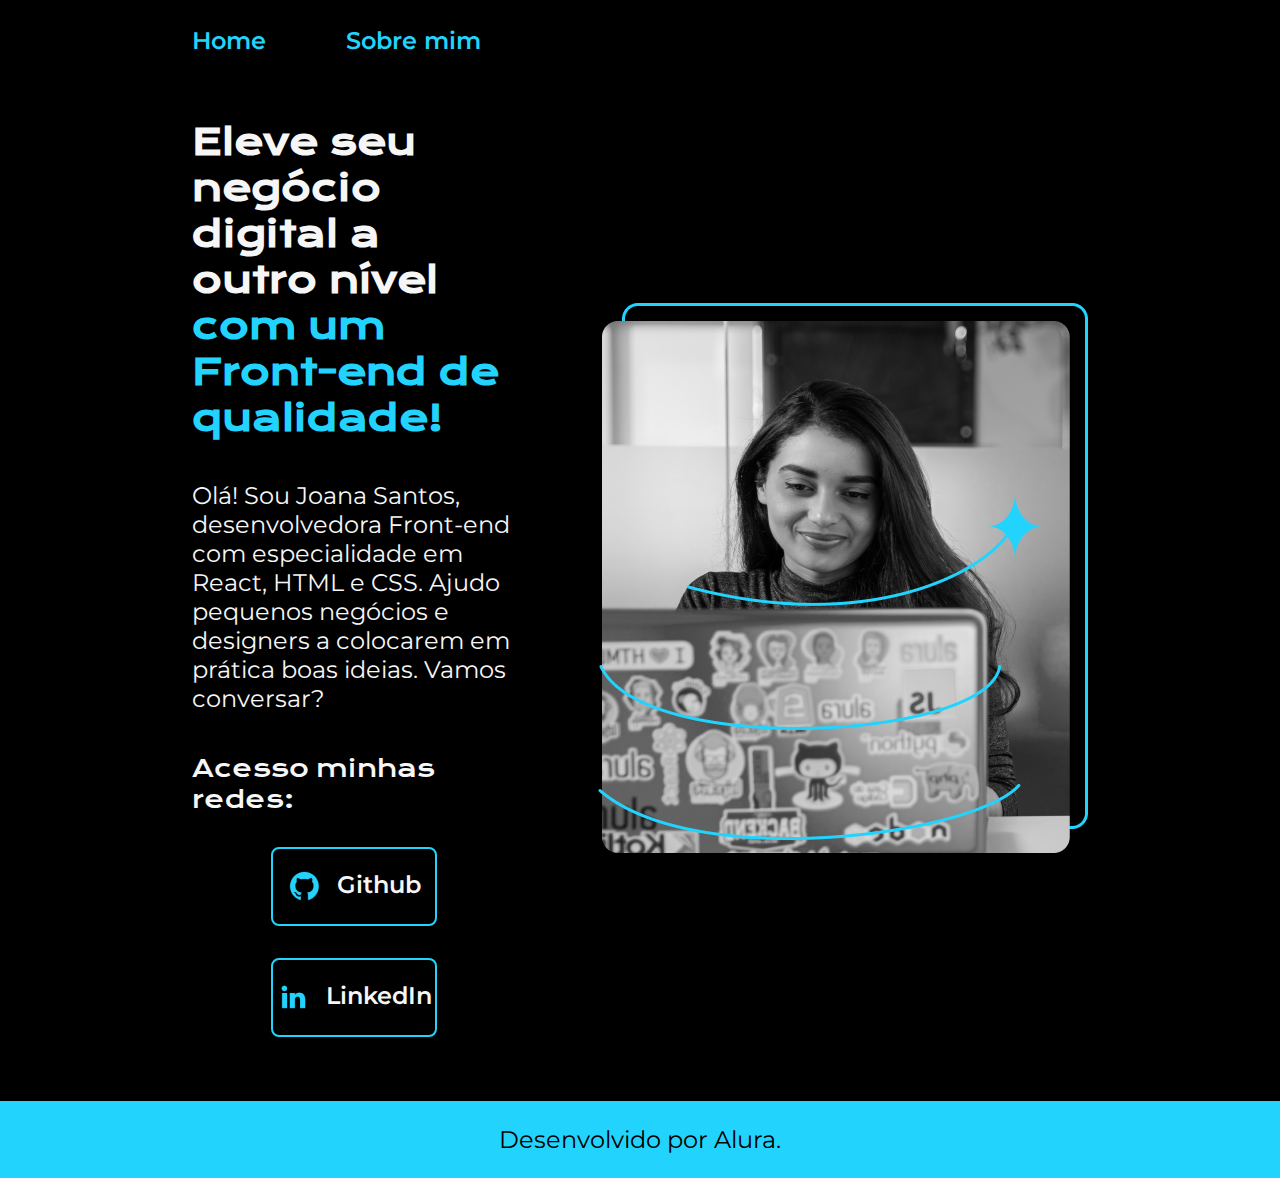
<file: index.html>
<!DOCTYPE html>
<html lang="pt-br">
<head>
    <meta charset="UTF-8">
    <meta http-equiv="X-UA-Compatible" content="IE=edge">
    <meta name="viewport" content="width=device-width, initial-scale=1.0">
    <link rel="stylesheet" href="./styles/style.css">
    <title>Portifolio</title>
</head>
<body>
    <header class="cabecalho">
        <nav class="cabecalho__menu">
            <a class="cabecalho__menu__link" href="index.html">Home</a>
            <a class="cabecalho__menu__link" href="about.html">Sobre mim</a>
        </nav>
    </header>
    <main class="apresentacao">
        <section class="apresentacao__conteudo">
            <h1 class="apresentacao__conteudo__titulo"> Eleve seu negócio digital a outro nível <strong class="titulo-destaque">com um Front-end de qualidade!</strong></h1>
            <p class="apresentacao__conteudo__texto">Olá! Sou Joana Santos, desenvolvedora Front-end com especialidade em React, HTML e CSS. Ajudo pequenos negócios e designers a colocarem em prática boas ideias. Vamos conversar?</p>
            <div class="apresentacao__links">
                <h2 class="apresentacao__conteudo__subtitulo">Acesso minhas redes:</h2>
                <a href = "https://github.com/jvlourencob" class="apresentacao__links__link">
                    <img src="./assets/github.png" alt="logo GitHub">Github</a>
                <a href = "https://www.linkedin.com/in/jo%C3%A3o-victor-louren%C3%A7o-380b77260/" class="apresentacao__links__link"">
                    <img src="./assets/linkedin.png" alt="logo LinkedIn">LinkedIn </a>
                
            </div>
        </section>
        <img clas = "apresentacao__imagem"src="Imagem1.png" alt="imagem da Joana">
    </main>
    <footer class="rodape">
        <p>Desenvolvido por Alura.</p>
    </footer>
</body>
</html>
</file>
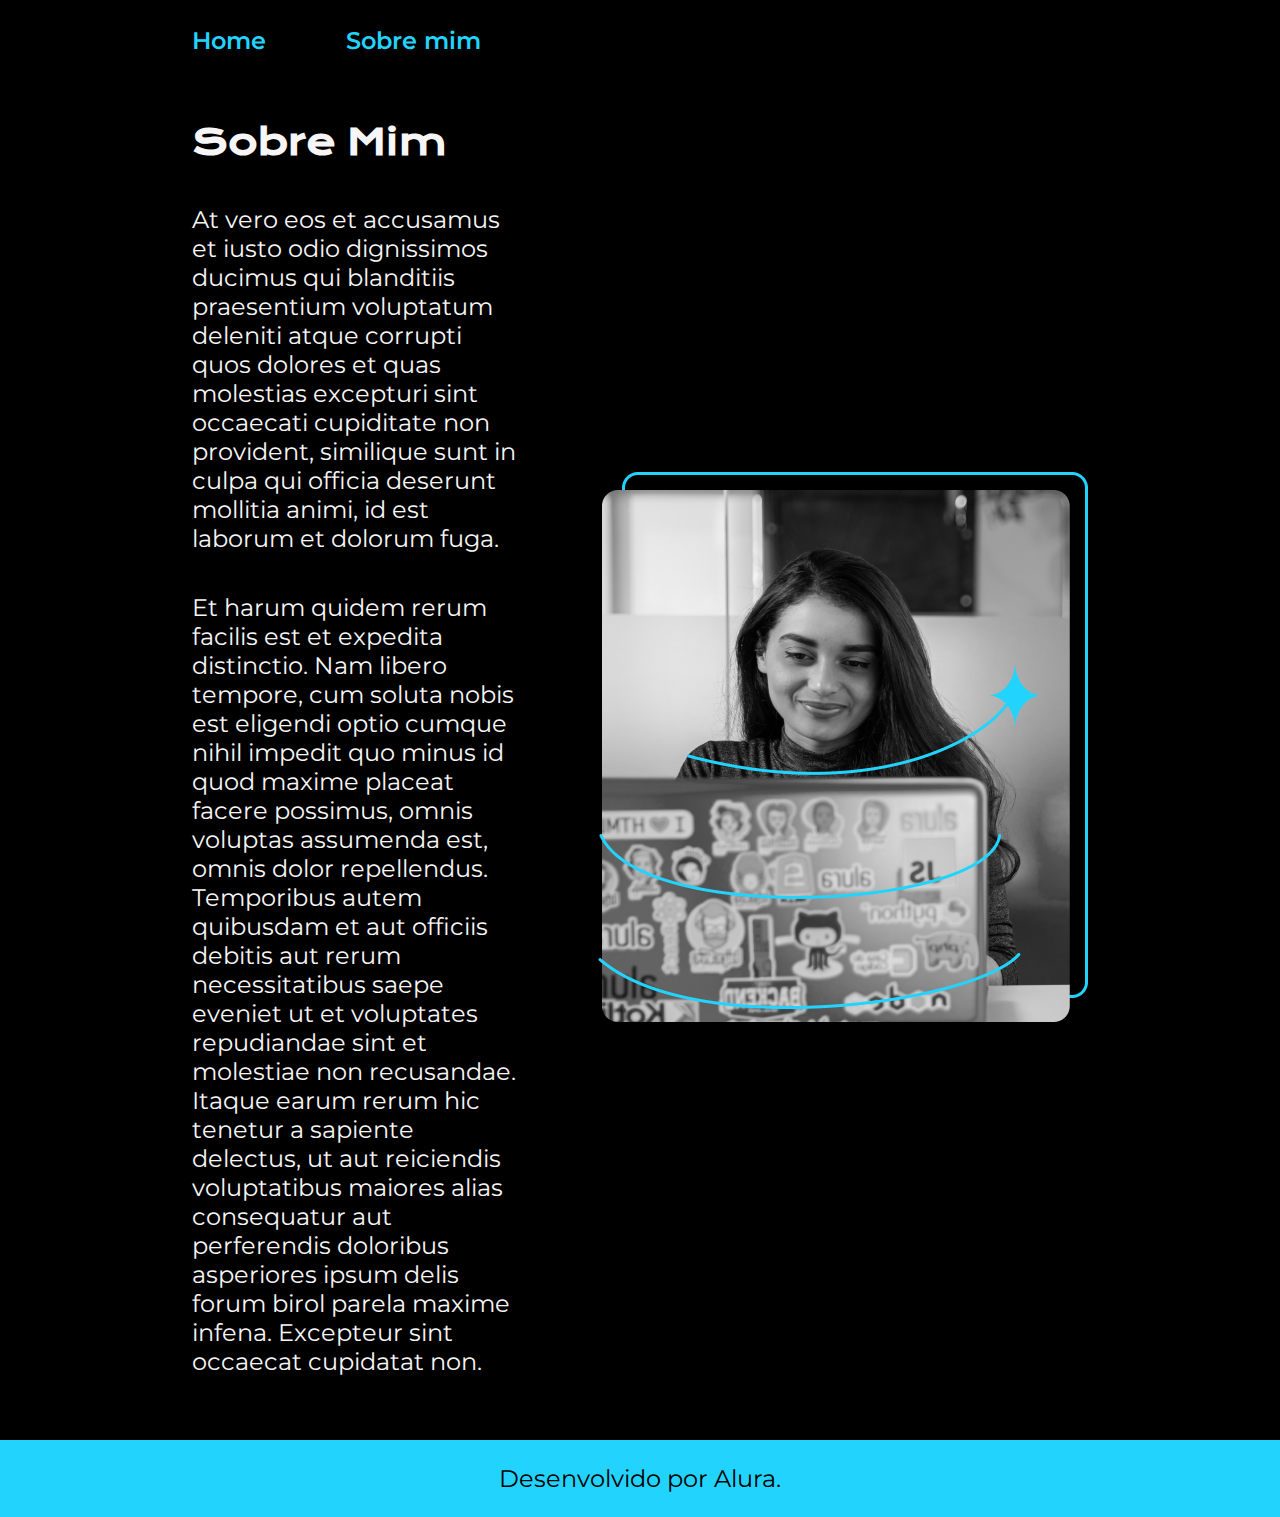
<file: about.html>
<!DOCTYPE html>
<html lang="pt-br">
<head>
    <meta charset="UTF-8">
    <meta http-equiv="X-UA-Compatible" content="IE=edge">
    <meta name="viewport" content="width=device-width, initial-scale=1.0">
    <link rel="stylesheet" href="./styles/style.css">
    <title>Sobre Mim</title>
</head>
<body>
    <header class="cabecalho">
        <nav class="cabecalho__menu">
            <a class="cabecalho__menu__link" href="index.html">Home</a>
            <a class="cabecalho__menu__link" href="about.html">Sobre mim</a>
        </nav>
    </header>
    <main class="apresentacao">
        <section class="apresentacao__conteudo">
            <h1 class="apresentacao__conteudo__titulo">Sobre Mim</h1>
            <p class="apresentacao__conteudo__texto">At vero eos et accusamus et iusto odio dignissimos ducimus qui blanditiis 
                praesentium voluptatum deleniti atque corrupti quos dolores et quas molestias 
                excepturi sint occaecati cupiditate non provident, similique sunt in culpa qui officia 
                deserunt mollitia animi, id est laborum et dolorum fuga.</p>
            
            <p class="apresentacao__conteudo__texto"> Et harum quidem rerum facilis est et expedita distinctio. Nam libero tempore, cum soluta
                 nobis est eligendi optio cumque nihil impedit quo minus id quod maxime placeat facere 
                 possimus, omnis voluptas assumenda est, omnis dolor repellendus. Temporibus autem quibusdam
                    et aut officiis debitis aut rerum necessitatibus saepe eveniet ut et voluptates repudiandae
                   sint et molestiae non recusandae. Itaque earum rerum hic tenetur a sapiente delectus, ut 
                   aut reiciendis voluptatibus maiores alias consequatur aut perferendis doloribus asperiores
                    ipsum delis forum birol parela maxime infena. Excepteur sint occaecat cupidatat non.</p>
        </section>
        <img src="Imagem1.png" alt="imagem da Joana">
    </main>
    <footer class="rodape">
        <p>Desenvolvido por Alura.</p>
    </footer>

</body>
</html>
</file>
<file: styles/style.css>
@import url('https://fonts.googleapis.com/css2?family=Krona+One&family=Montserrat:wght@100;400;600&display=swap');

:root {
    --cor-primaria: #000000;
    --cor-secundaria: #f6f6f6;
    --cor-tercearia: #22d4fd;
    --cor-hover: #272727;

    --fonte-primaria: 'Krona One', sans-serif;
    --fonte-secundaria: 'Montserrat', sans-serif;
}

*{
    margin: 0;
    padding: 0;
}

body {
    /* height: 100vh; */
    background-color: var(--cor-primaria);
    color: var(--cor-secundaria);
    box-sizing: border-box;
}

.cabecalho {
    padding: 2% 0 0 15%;
}

.cabecalho__menu {
    display: flex;
    gap: 80px;
}

.cabecalho__menu__link {
    font-family: var(--fonte-secundaria);
    font-weight: 600;
    font-size: 1.5rem;
    color: var(--cor-tercearia);
    text-decoration: none;
}


.apresentacao {
    margin: 5% 15%;
    display: flex;
    align-items: center;
    justify-content: space-between;
    gap: 82px;
}

.apresentacao__conteudo{
    width: 50%;
    display: flex;
    flex-direction: column;
    gap: 40px;
}

.apresentacao__conteudo__titulo{
    font-size: 2.25rem ;
    font-family: var(--fonte-primaria) ;
}

.titulo-destaque {
    color: var(--cor-tercearia);
}


.apresentacao__conteudo__texto{
    font-size: 1.5rem;
    font-family: var(--fonte-secundaria);
}

.apresentacao__links{
    display: flex;
    flex-direction: column;
    justify-content: space-between;
    align-items: center;
    gap: 32px;
}

.apresentacao__conteudo__subtitulo{
    font-family: var(--fonte-primaria) ;
    font-size: 1.5rem;
    font-weight: 400 ;
}


.apresentacao__links__link{
    /* background-color: #22D4FD; */
    text-decoration: none;
    display: flex;
    justify-content: center;
    gap: 16px;
    border: 2px solid var(--cor-tercearia);
    width: 50%;
    text-align: center;
    border-radius: 8px;
    font-size: 1.5rem;
    padding: 21.5px 0;
    color: var(--cor-secundaria);
    font-family: var(--fonte-secundaria);
    font-weight: 600;
}
 
.apresentacao__links__link:hover{
    background-color: var(--cor-hover);
}

.apresentacao__imagem{
    width: 50%;
}

.rodape {
    color: var(--cor-primaria);
    background-color: var(--cor-tercearia);
    padding: 24px;
    text-align: center;
    font-family: var(--fonte-secundaria);
    font-weight: 400px;
    font-size: 1.5rem;
}

@media (max-width: 1200px) {
    .cabecalho {
        padding: 10%;
    }

    .cabecalho__menu{
        justify-content: center;
    }

    .apresentacao{
    flex-direction: column-reverse;
    padding: 5%;
    }

    .apresentacao__conteudo{
        width: auto;
    }
}
</file>
